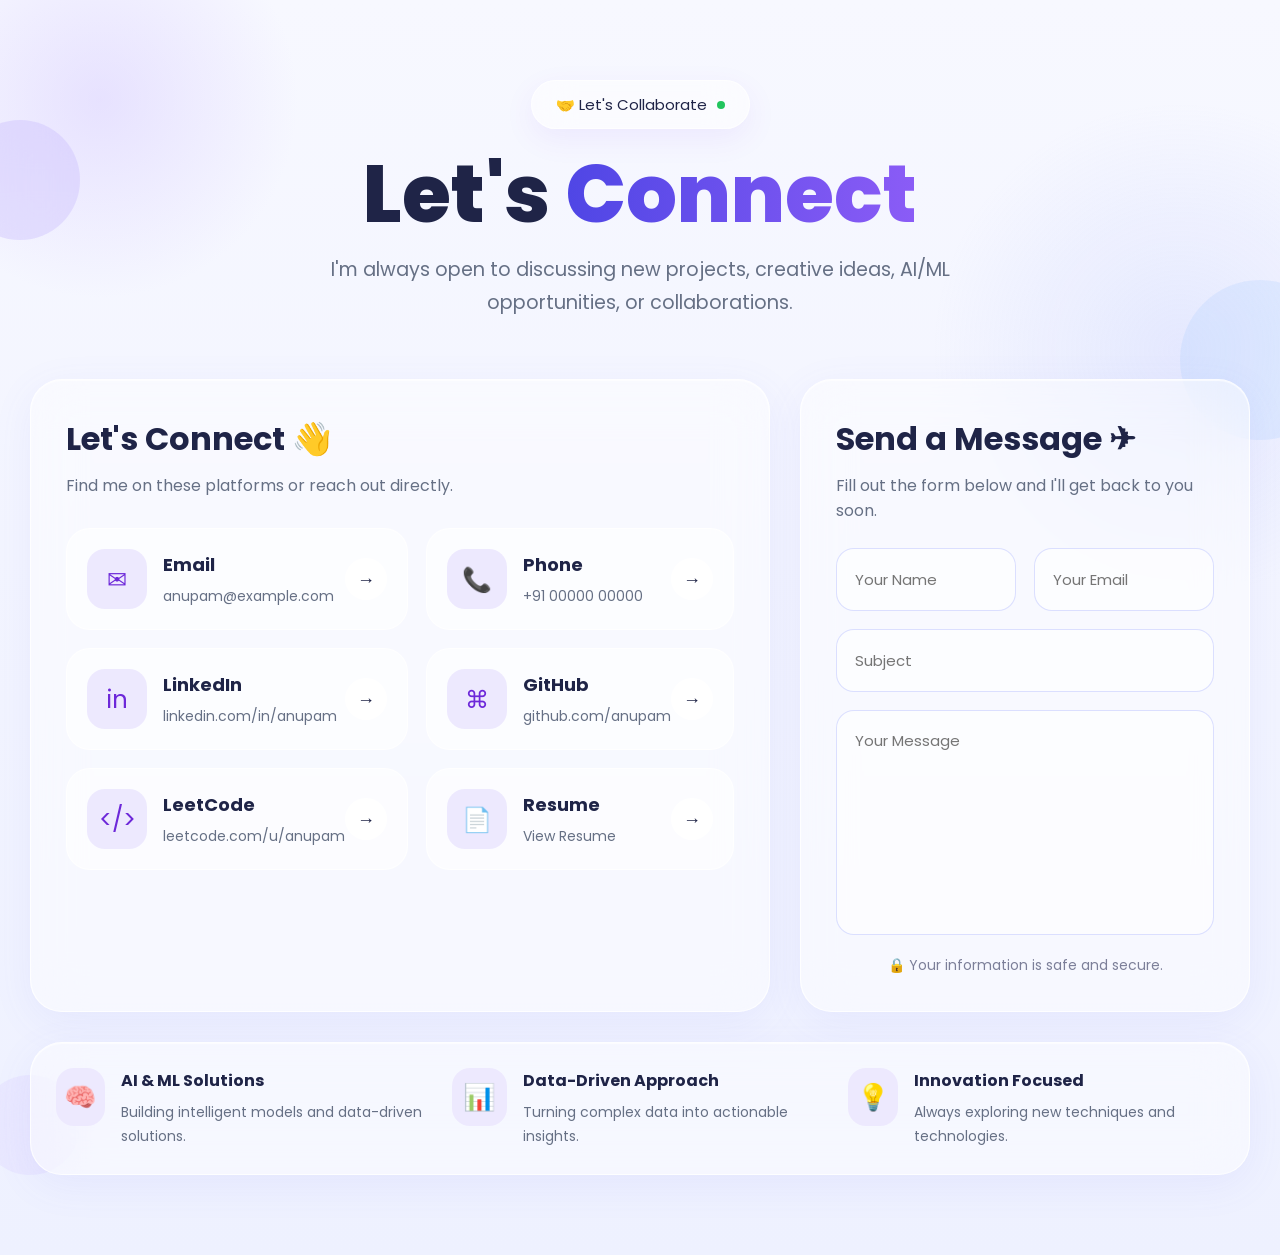
<file: getintouch.html>
<!DOCTYPE html>
<html lang="en">
<head>
<meta charset="UTF-8">
<meta name="viewport" content="width=device-width, initial-scale=1.0">
<title>Glassmorphism Contact Section</title>

<link href="https://fonts.googleapis.com/css2?family=Poppins:wght@300;400;500;600;700;800&display=swap" rel="stylesheet">

<style>

*{
margin:0;
padding:0;
box-sizing:border-box;
font-family:'Poppins',sans-serif;
}

body{
background:linear-gradient(180deg,#f7f8ff,#eef1ff);
min-height:100vh;
overflow-x:hidden;
position:relative;
color:#1f2447;
}

/* Background Decorations */

body::before{
content:'';
position:absolute;
width:400px;
height:400px;
background:radial-gradient(circle,#c8b6ff55,transparent 70%);
top:-100px;
left:-100px;
border-radius:50%;
}

body::after{
content:'';
position:absolute;
width:500px;
height:500px;
background:radial-gradient(circle,#a5b4fc33,transparent 70%);
right:-150px;
top:100px;
border-radius:50%;
}

.section{
max-width:1400px;
margin:auto;
padding:80px 30px;
position:relative;
z-index:2;
}

.badge{
width:max-content;
margin:auto;
padding:12px 24px;
background:rgba(255,255,255,.5);
backdrop-filter:blur(20px);
border:1px solid rgba(255,255,255,.7);
border-radius:999px;
font-size:15px;
display:flex;
gap:10px;
align-items:center;
box-shadow:0 10px 30px rgba(124,58,237,.08);
}

.dot{
width:8px;
height:8px;
background:#22c55e;
border-radius:50%;
}

.title{
text-align:center;
font-size:5rem;
font-weight:800;
margin-top:25px;
line-height:1;
}

.title span{
background:linear-gradient(90deg,#4f46e5,#8b5cf6);
-webkit-background-clip:text;
-webkit-text-fill-color:transparent;
}

.subtitle{
max-width:700px;
margin:20px auto 60px;
text-align:center;
font-size:1.2rem;
color:#667085;
line-height:1.7;
}

/* Main Grid */

.contact-wrapper{
display:grid;
grid-template-columns:1.1fr 1fr;
gap:30px;
}

/* Glass Cards */

.glass{
background:rgba(255,255,255,.45);
backdrop-filter:blur(25px);
border:1px solid rgba(255,255,255,.8);
box-shadow:
0 10px 40px rgba(99,102,241,.08),
inset 0 1px 1px rgba(255,255,255,.7);
border-radius:32px;
}

/* Left Side */

.connect-box{
padding:35px;
}

.connect-box h2{
font-size:2rem;
margin-bottom:10px;
}

.connect-box p{
color:#667085;
margin-bottom:30px;
}

.contact-grid{
display:grid;
grid-template-columns:repeat(2,1fr);
gap:18px;
}

.contact-card{
background:rgba(255,255,255,.55);
border:1px solid rgba(255,255,255,.8);
border-radius:24px;
padding:20px;
display:flex;
justify-content:space-between;
align-items:center;
transition:.3s;
cursor:pointer;
}

.contact-card:hover{
transform:translateY(-6px);
box-shadow:0 20px 35px rgba(99,102,241,.12);
}

.left{
display:flex;
gap:16px;
align-items:center;
}

.icon{
width:60px;
height:60px;
border-radius:18px;
display:flex;
justify-content:center;
align-items:center;
font-size:24px;
background:#ede9fe;
color:#6d28d9;
}

.arrow{
width:42px;
height:42px;
background:white;
border-radius:50%;
display:flex;
justify-content:center;
align-items:center;
font-size:18px;
}

.contact-card h4{
font-size:18px;
margin-bottom:5px;
}

.contact-card span{
font-size:14px;
color:#667085;
}

/* Form */

.form-box{
padding:35px;
}

.form-box h2{
font-size:2rem;
margin-bottom:10px;
}

.form-box p{
color:#667085;
margin-bottom:25px;
}

.form-grid{
display:grid;
grid-template-columns:1fr 1fr;
gap:18px;
margin-bottom:18px;
}

.input-box{
background:rgba(255,255,255,.55);
border:1px solid rgba(210,215,255,.8);
border-radius:18px;
padding:18px;
}

.input-box input,
.input-box textarea{
width:100%;
border:none;
background:transparent;
outline:none;
font-size:15px;
color:#1f2447;
}

textarea{
resize:none;
height:180px;
}

.full{
margin-bottom:18px;
}

.secure{
text-align:center;
color:#7c7f99;
font-size:14px;
margin-top:20px;
}

/* Feature Bar */

.features{
margin-top:30px;
padding:25px;
display:grid;
grid-template-columns:repeat(3,1fr);
gap:20px;
}

.feature{
display:flex;
gap:16px;
align-items:flex-start;
}

.feature-icon{
width:58px;
height:58px;
border-radius:18px;
display:flex;
align-items:center;
justify-content:center;
font-size:26px;
background:#ede9fe;
}

.feature h4{
margin-bottom:8px;
}

.feature p{
font-size:14px;
color:#667085;
line-height:1.7;
}

/* Floating Shapes */

.circle{
position:absolute;
border-radius:50%;
backdrop-filter:blur(20px);
}

.c1{
width:120px;
height:120px;
background:#c4b5fd55;
top:120px;
left:-40px;
}

.c2{
width:160px;
height:160px;
background:#bfdbfe55;
right:-60px;
top:280px;
}

.c3{
width:100px;
height:100px;
background:#ddd6fe55;
bottom:80px;
left:-20px;
}

/* Responsive Design */

html, body {
overflow-x: clip;
max-width: 100vw;
width: 100%;
}

@media(max-width:1100px){
.contact-wrapper{
grid-template-columns:1fr;
gap:24px;
}

.title{
font-size:clamp(3rem, 7vw, 4.5rem);
}

.subtitle{
margin:16px auto 40px;
}
}

@media(max-width:768px){
.section{
padding:50px 16px 70px;
}

.title{
font-size:clamp(2.2rem, 8vw, 3.2rem);
margin-top:16px;
}

.subtitle{
font-size:1rem;
margin:12px auto 30px;
}

.connect-box,
.form-box{
padding:24px 18px;
border-radius:22px;
}

.connect-box h2,
.form-box h2{
font-size:1.5rem;
}

.contact-grid,
.form-grid,
.features{
grid-template-columns:1fr;
gap:12px;
}

.contact-card{
padding:14px 16px;
border-radius:18px;
}

.icon{
width:48px;
height:48px;
font-size:20px;
border-radius:14px;
}

.input-box{
padding:14px 16px;
border-radius:14px;
}

.input-box input,
.input-box textarea{
font-size:16px; /* Prevents iOS auto-zoom */
}

textarea{
height:120px;
}

.features{
padding:18px 16px;
border-radius:20px;
}
}

@media(max-width:380px){
.title{
font-size:2rem;
}

.badge{
font-size:13px;
padding:8px 16px;
}

.contact-card h4{
font-size:16px;
}

.contact-card span{
font-size:12.5px;
}
}

</style>
</head>
<body>

<div class="circle c1"></div>
<div class="circle c2"></div>
<div class="circle c3"></div>

<section class="section">

<div class="badge">
🤝 Let's Collaborate
<div class="dot"></div>
</div>

<h1 class="title">
Let's <span>Connect</span>
</h1>

<p class="subtitle">
I'm always open to discussing new projects, creative ideas,
AI/ML opportunities, or collaborations.
</p>

<div class="contact-wrapper">

<!-- LEFT -->
<div class="connect-box glass">

<h2>Let's Connect 👋</h2>
<p>Find me on these platforms or reach out directly.</p>

<div class="contact-grid">

<div class="contact-card">
<div class="left">
<div class="icon">✉</div>
<div>
<h4>Email</h4>
<span>anupam@example.com</span>
</div>
</div>
<div class="arrow">→</div>
</div>

<div class="contact-card">
<div class="left">
<div class="icon">📞</div>
<div>
<h4>Phone</h4>
<span>+91 00000 00000</span>
</div>
</div>
<div class="arrow">→</div>
</div>

<div class="contact-card">
<div class="left">
<div class="icon">in</div>
<div>
<h4>LinkedIn</h4>
<span>linkedin.com/in/anupam</span>
</div>
</div>
<div class="arrow">→</div>
</div>

<div class="contact-card">
<div class="left">
<div class="icon">⌘</div>
<div>
<h4>GitHub</h4>
<span>github.com/anupam</span>
</div>
</div>
<div class="arrow">→</div>
</div>

<div class="contact-card">
<div class="left">
<div class="icon">&lt;/&gt;</div>
<div>
<h4>LeetCode</h4>
<span>leetcode.com/u/anupam</span>
</div>
</div>
<div class="arrow">→</div>
</div>

<div class="contact-card">
<div class="left">
<div class="icon">📄</div>
<div>
<h4>Resume</h4>
<span>View Resume</span>
</div>
</div>
<div class="arrow">→</div>
</div>

</div>

</div>

<!-- RIGHT -->

<div class="form-box glass">

<h2>Send a Message ✈</h2>
<p>Fill out the form below and I'll get back to you soon.</p>

<div class="form-grid">

<div class="input-box">
<input type="text" placeholder="Your Name">
</div>

<div class="input-box">
<input type="email" placeholder="Your Email">
</div>

</div>

<div class="input-box full">
<input type="text" placeholder="Subject">
</div>

<div class="input-box full">
<textarea placeholder="Your Message"></textarea>
</div>

<div class="secure">
🔒 Your information is safe and secure.
</div>

</div>

</div>

<div class="features glass">

<div class="feature">
<div class="feature-icon">🧠</div>
<div>
<h4>AI & ML Solutions</h4>
<p>Building intelligent models and data-driven solutions.</p>
</div>
</div>

<div class="feature">
<div class="feature-icon">📊</div>
<div>
<h4>Data-Driven Approach</h4>
<p>Turning complex data into actionable insights.</p>
</div>
</div>

<div class="feature">
<div class="feature-icon">💡</div>
<div>
<h4>Innovation Focused</h4>
<p>Always exploring new techniques and technologies.</p>
</div>
</div>

</div>

</section>

<script>

document.querySelectorAll(".contact-card").forEach(card=>{
card.addEventListener("mouseenter",()=>{
card.style.transform="translateY(-8px)";
});
card.addEventListener("mouseleave",()=>{
card.style.transform="translateY(0)";
});
});

</script>

</body>
</html>
</file>
